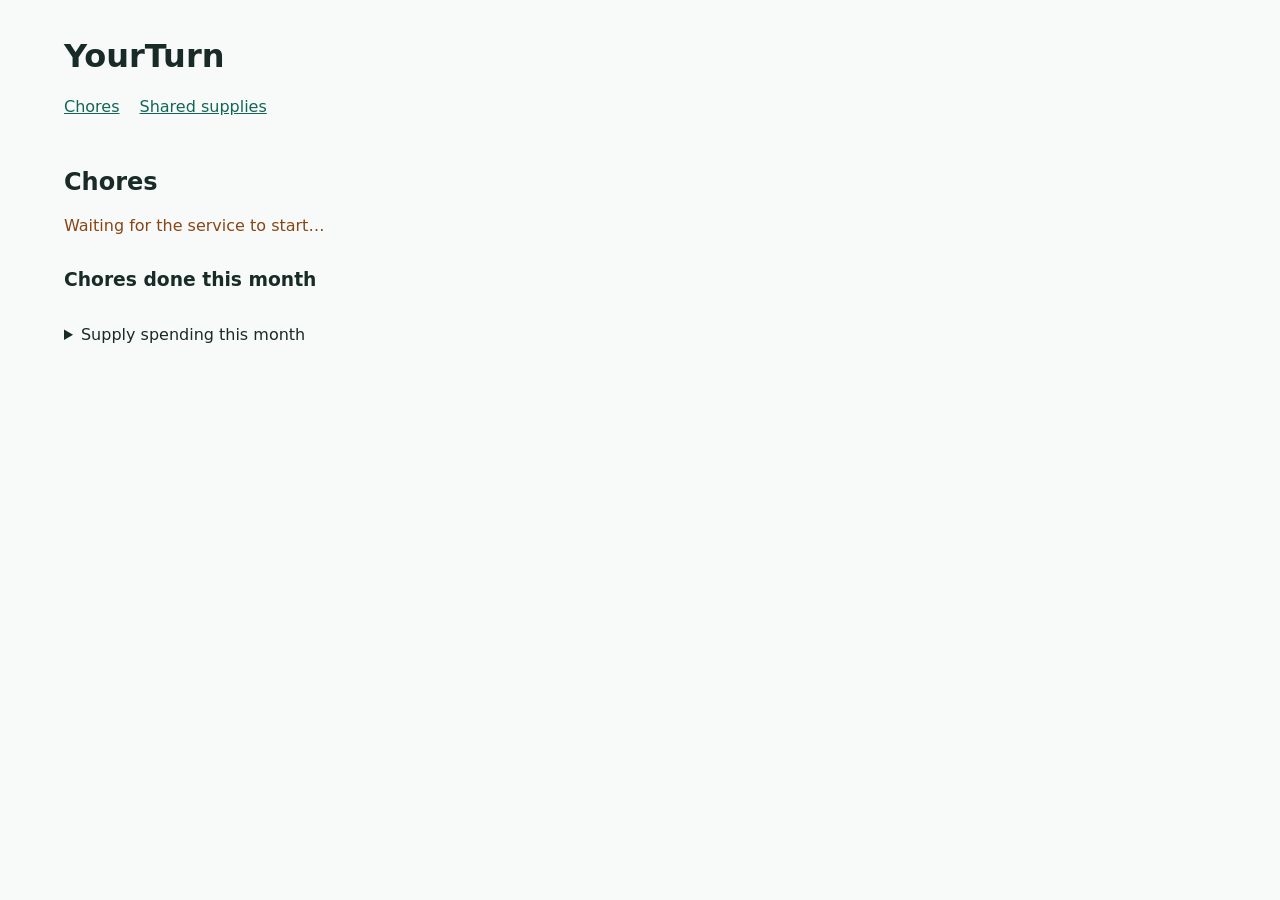
<file: ui/index.html>
<!doctype html>
<html lang="en">
<head>
  <meta charset="utf-8">
  <meta name="viewport" content="width=device-width, initial-scale=1">
  <title>YourTurn</title>
  <link rel="stylesheet" href="style.css">
  <script src="config.js" defer></script>
  <script src="api.js" defer></script>
  <script src="app.js" defer></script>
</head>
<body>
  <header>
    <h1>YourTurn</h1>
    <nav aria-label="Household">
      <a href="#chores">Chores</a>
      <a href="#supplies">Shared supplies</a>
    </nav>
  </header>
  <main>
    <section id="chores">
      <h2>Chores</h2>
      <p class="message" role="status"></p>
      <div class="records"></div>
      <h3>Chores done this month</h3>
      <div class="totals"></div>
      <details><summary>Supply spending this month</summary><div id="household-spending"></div></details>
    </section>
    <section id="supplies" hidden>
      <h2>Shared supplies</h2>
      <p class="message" role="status"></p>
      <div class="records"></div>
      <h3>Spent this month</h3>
      <div class="totals"></div>
    </section>
  </main>
</body>
</html>
</file>
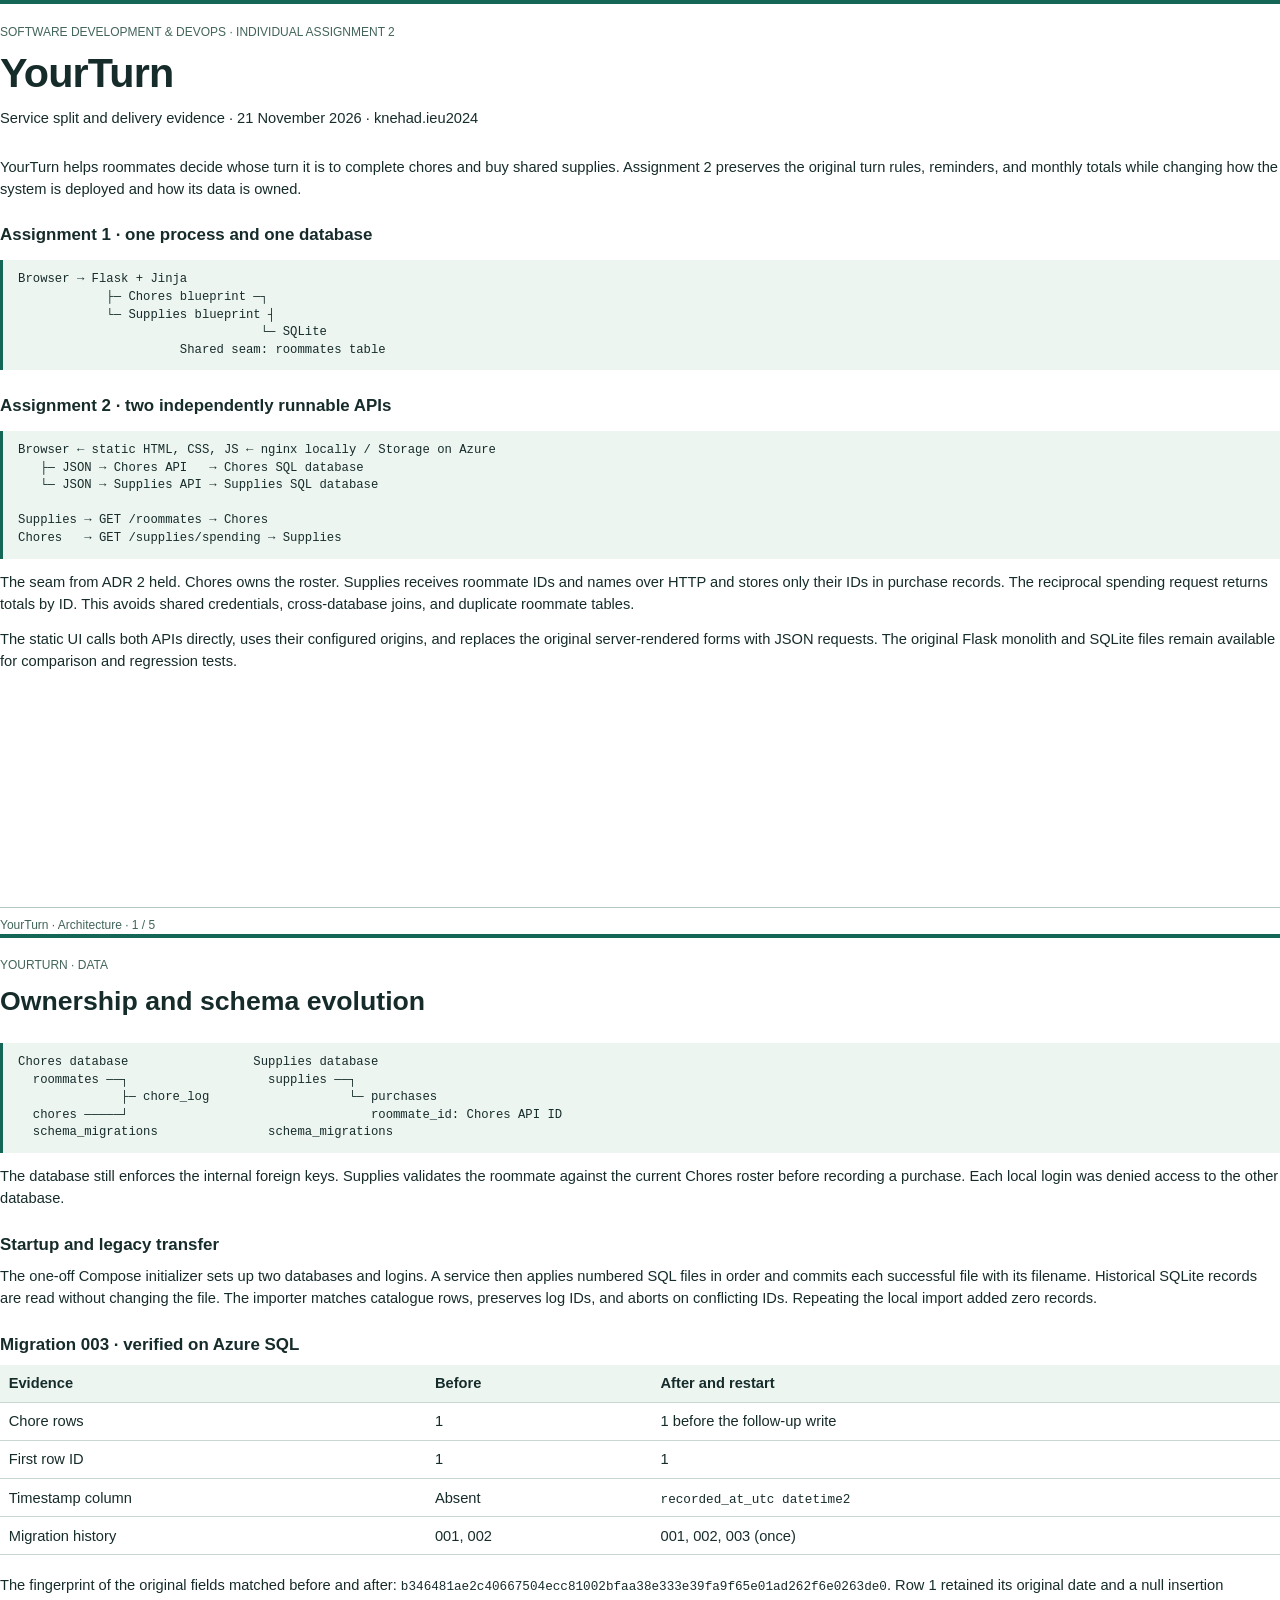
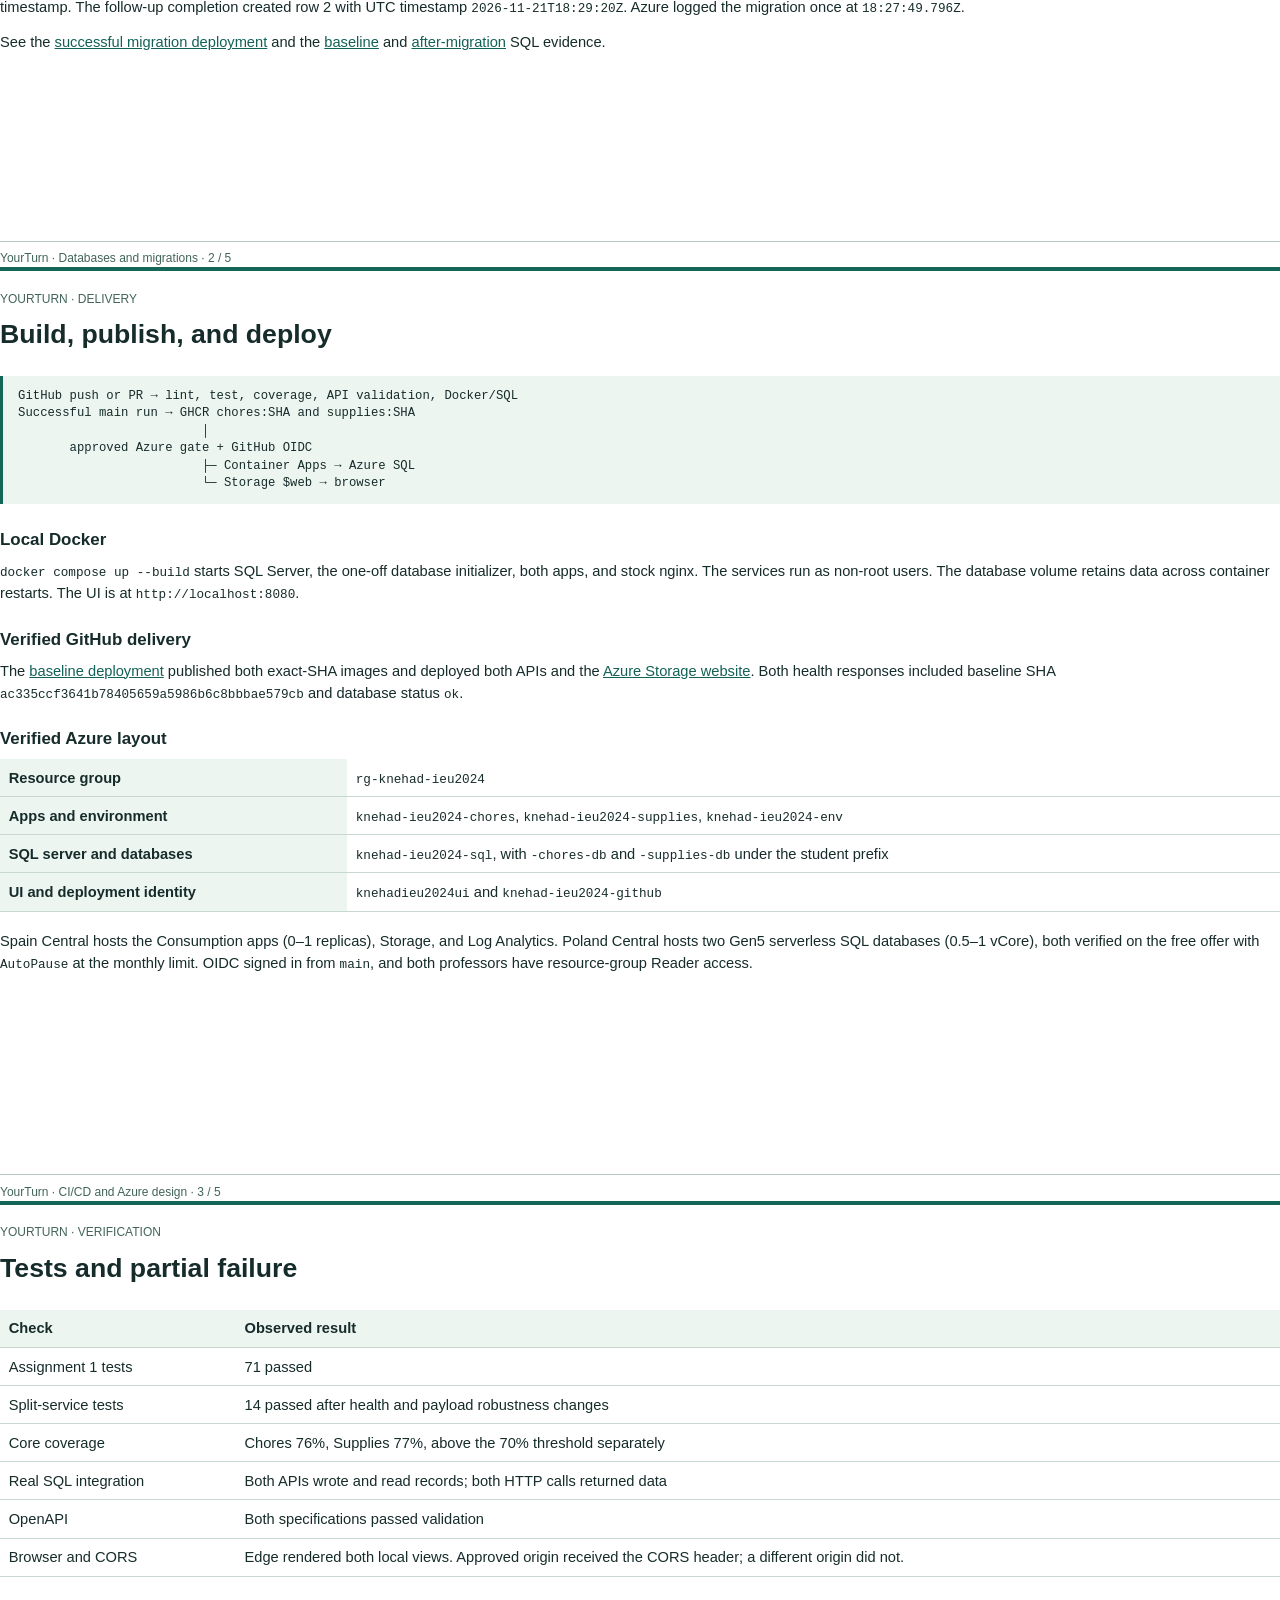
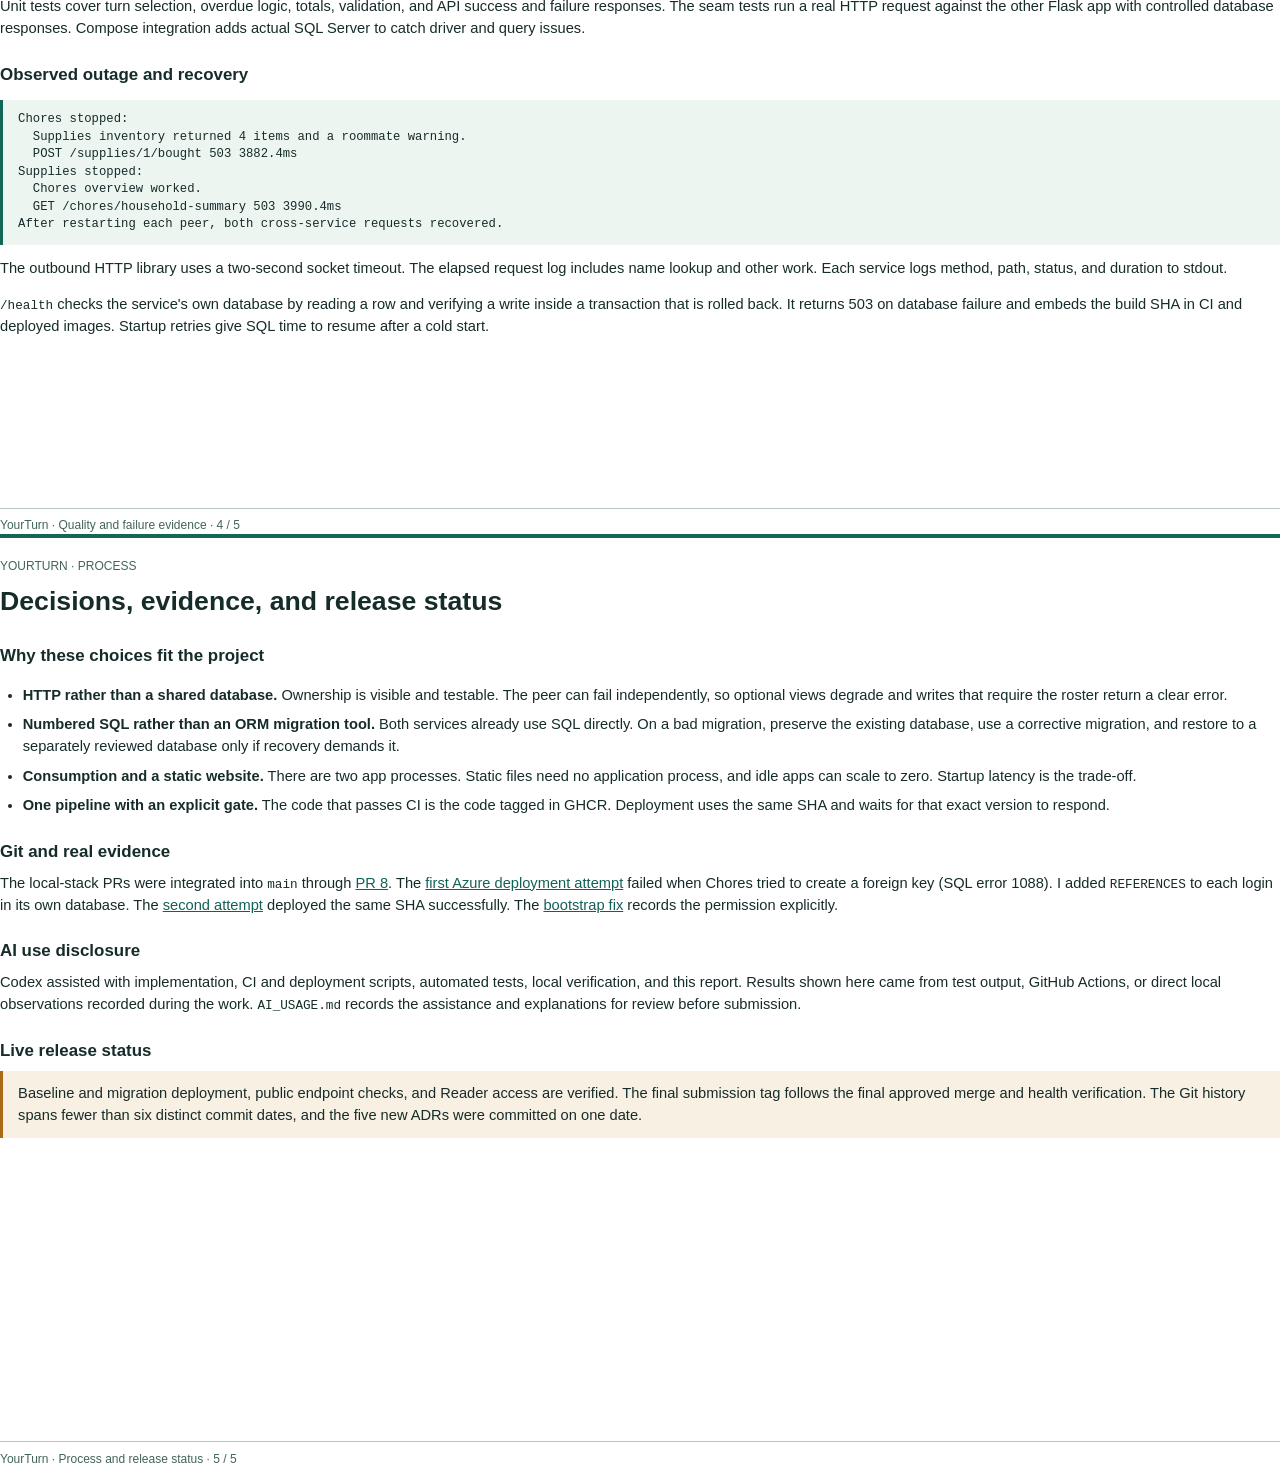
<file: report/assignment-2.html>
<!doctype html>
<html lang="en">
<head>
<meta charset="utf-8">
<title>YourTurn | Individual Assignment 2</title>
<style>
  @page { size: A4; margin: 19mm 20mm; }
  * { box-sizing: border-box; }
  body { color: #162c2a; font: 11pt/1.5 "Segoe UI", Arial, sans-serif; margin: 0; }
  section { break-after: page; min-height: 247mm; position: relative; padding-bottom: 12mm; }
  section:last-child { break-after: auto; }
  header { border-top: 4px solid #146657; padding-top: 5mm; margin-bottom: 7mm; }
  h1 { font-size: 31pt; line-height: 1.06; letter-spacing: -0.6pt; margin: 3mm 0; }
  h2 { font-size: 20pt; line-height: 1.15; margin: 3mm 0; }
  h3 { font-size: 12.7pt; margin: 6mm 0 2mm; }
  p { margin: 0 0 3.5mm; }
  .label, footer { font-size: 9pt; color: #42645b; }
  footer { position: absolute; bottom: 0; width: 100%; border-top: 1px solid #b5c8c1; padding-top: 2mm; }
  pre { white-space: pre-wrap; font: 9.2pt/1.43 Consolas, monospace; padding: 3mm 4mm; background: #edf5f1; border-left: 3px solid #146657; }
  code { font: 9.5pt Consolas, monospace; overflow-wrap: anywhere; }
  table { border-collapse: collapse; width: 100%; margin: 2mm 0 5mm; }
  th, td { text-align: left; vertical-align: top; padding: 2mm 2.3mm; border-bottom: 1px solid #c8d8d1; }
  th { background: #edf5f1; }
  a { color: #126157; }
  .note { background: #f8f0e2; border-left: 3px solid #ab6a16; padding: 3mm 4mm; }
  ul { padding-left: 6mm; }
  li { margin-bottom: 2mm; }
</style>
</head>
<body>
<section>
  <header>
    <div class="label">SOFTWARE DEVELOPMENT &amp; DEVOPS · INDIVIDUAL ASSIGNMENT 2</div>
    <h1>YourTurn</h1>
    <p>Service split and delivery evidence · 21 November 2026 · knehad.ieu2024</p>
  </header>
  <p>YourTurn helps roommates decide whose turn it is to complete chores and buy shared supplies. Assignment 2 preserves the original turn rules, reminders, and monthly totals while changing how the system is deployed and how its data is owned.</p>
  <h3>Assignment 1 · one process and one database</h3>
  <pre>Browser → Flask + Jinja
            ├─ Chores blueprint ─┐
            └─ Supplies blueprint ┤
                                 └─ SQLite
                      Shared seam: roommates table</pre>
  <h3>Assignment 2 · two independently runnable APIs</h3>
  <pre>Browser ← static HTML, CSS, JS ← nginx locally / Storage on Azure
   ├─ JSON → Chores API   → Chores SQL database
   └─ JSON → Supplies API → Supplies SQL database

Supplies → GET /roommates → Chores
Chores   → GET /supplies/spending → Supplies</pre>
  <p>The seam from ADR 2 held. Chores owns the roster. Supplies receives roommate IDs and names over HTTP and stores only their IDs in purchase records. The reciprocal spending request returns totals by ID. This avoids shared credentials, cross-database joins, and duplicate roommate tables.</p>
  <p>The static UI calls both APIs directly, uses their configured origins, and replaces the original server-rendered forms with JSON requests. The original Flask monolith and SQLite files remain available for comparison and regression tests.</p>
  <footer>YourTurn · Architecture · 1 / 5</footer>
</section>
<section>
  <header><div class="label">YOURTURN · DATA</div><h2>Ownership and schema evolution</h2></header>
  <pre>Chores database                 Supplies database
  roommates ──┐                   supplies ──┐
              ├─ chore_log                   └─ purchases
  chores ─────┘                                 roommate_id: Chores API ID
  schema_migrations               schema_migrations</pre>
  <p>The database still enforces the internal foreign keys. Supplies validates the roommate against the current Chores roster before recording a purchase. Each local login was denied access to the other database.</p>
  <h3>Startup and legacy transfer</h3>
  <p>The one-off Compose initializer sets up two databases and logins. A service then applies numbered SQL files in order and commits each successful file with its filename. Historical SQLite records are read without changing the file. The importer matches catalogue rows, preserves log IDs, and aborts on conflicting IDs. Repeating the local import added zero records.</p>
  <h3>Migration 003 · verified on Azure SQL</h3>
  <table>
    <thead><tr><th>Evidence</th><th>Before</th><th>After and restart</th></tr></thead>
    <tbody>
      <tr><td>Chore rows</td><td>1</td><td>1 before the follow-up write</td></tr>
      <tr><td>First row ID</td><td>1</td><td>1</td></tr>
      <tr><td>Timestamp column</td><td>Absent</td><td><code>recorded_at_utc datetime2</code></td></tr>
      <tr><td>Migration history</td><td>001, 002</td><td>001, 002, 003 (once)</td></tr>
    </tbody>
  </table>
  <p>The fingerprint of the original fields matched before and after: <code>b346481ae2c40667504ecc81002bfaa38e333e39fa9f65e01ad262f6e0263de0</code>. Row 1 retained its original date and a null insertion timestamp. The follow-up completion created row 2 with UTC timestamp <code>2026-11-21T18:29:20Z</code>. Azure logged the migration once at <code>18:27:49.796Z</code>.</p>
  <p>See the <a href="https://github.com/digaaaa/yourturn/actions/runs/44935452608">successful migration deployment</a> and the <a href="evidence/azure-baseline.json">baseline</a> and <a href="evidence/azure-after-migration.json">after-migration</a> SQL evidence.</p>
  <footer>YourTurn · Databases and migrations · 2 / 5</footer>
</section>
<section>
  <header><div class="label">YOURTURN · DELIVERY</div><h2>Build, publish, and deploy</h2></header>
  <pre>GitHub push or PR → lint, test, coverage, API validation, Docker/SQL
Successful main run → GHCR chores:SHA and supplies:SHA
                         │
       approved Azure gate + GitHub OIDC
                         ├─ Container Apps → Azure SQL
                         └─ Storage $web → browser</pre>
  <h3>Local Docker</h3>
  <p><code>docker compose up --build</code> starts SQL Server, the one-off database initializer, both apps, and stock nginx. The services run as non-root users. The database volume retains data across container restarts. The UI is at <code>http://localhost:8080</code>.</p>
  <h3>Verified GitHub delivery</h3>
  <p>The <a href="https://github.com/digaaaa/yourturn/actions/runs/44927793847/attempts/2">baseline deployment</a> published both exact-SHA images and deployed both APIs and the <a href="https://knehadieu2024ui.z43.web.core.windows.net/">Azure Storage website</a>. Both health responses included baseline SHA <code>ac335ccf3641b78405659a5986b6c8bbbae579cb</code> and database status <code>ok</code>.</p>
  <h3>Verified Azure layout</h3>
  <table>
    <tbody>
      <tr><th>Resource group</th><td><code>rg-knehad-ieu2024</code></td></tr>
      <tr><th>Apps and environment</th><td><code>knehad-ieu2024-chores</code>, <code>knehad-ieu2024-supplies</code>, <code>knehad-ieu2024-env</code></td></tr>
      <tr><th>SQL server and databases</th><td><code>knehad-ieu2024-sql</code>, with <code>-chores-db</code> and <code>-supplies-db</code> under the student prefix</td></tr>
      <tr><th>UI and deployment identity</th><td><code>knehadieu2024ui</code> and <code>knehad-ieu2024-github</code></td></tr>
    </tbody>
  </table>
  <p>Spain Central hosts the Consumption apps (0–1 replicas), Storage, and Log Analytics. Poland Central hosts two Gen5 serverless SQL databases (0.5–1 vCore), both verified on the free offer with <code>AutoPause</code> at the monthly limit. OIDC signed in from <code>main</code>, and both professors have resource-group Reader access.</p>
  <footer>YourTurn · CI/CD and Azure design · 3 / 5</footer>
</section>
<section>
  <header><div class="label">YOURTURN · VERIFICATION</div><h2>Tests and partial failure</h2></header>
  <table>
    <thead><tr><th>Check</th><th>Observed result</th></tr></thead>
    <tbody>
      <tr><td>Assignment 1 tests</td><td>71 passed</td></tr>
      <tr><td>Split-service tests</td><td>14 passed after health and payload robustness changes</td></tr>
      <tr><td>Core coverage</td><td>Chores 76%, Supplies 77%, above the 70% threshold separately</td></tr>
      <tr><td>Real SQL integration</td><td>Both APIs wrote and read records; both HTTP calls returned data</td></tr>
      <tr><td>OpenAPI</td><td>Both specifications passed validation</td></tr>
      <tr><td>Browser and CORS</td><td>Edge rendered both local views. Approved origin received the CORS header; a different origin did not.</td></tr>
    </tbody>
  </table>
  <p>Unit tests cover turn selection, overdue logic, totals, validation, and API success and failure responses. The seam tests run a real HTTP request against the other Flask app with controlled database responses. Compose integration adds actual SQL Server to catch driver and query issues.</p>
  <h3>Observed outage and recovery</h3>
  <pre>Chores stopped:
  Supplies inventory returned 4 items and a roommate warning.
  POST /supplies/1/bought 503 3882.4ms
Supplies stopped:
  Chores overview worked.
  GET /chores/household-summary 503 3990.4ms
After restarting each peer, both cross-service requests recovered.</pre>
  <p>The outbound HTTP library uses a two-second socket timeout. The elapsed request log includes name lookup and other work. Each service logs method, path, status, and duration to stdout.</p>
  <p><code>/health</code> checks the service's own database by reading a row and verifying a write inside a transaction that is rolled back. It returns 503 on database failure and embeds the build SHA in CI and deployed images. Startup retries give SQL time to resume after a cold start.</p>
  <footer>YourTurn · Quality and failure evidence · 4 / 5</footer>
</section>
<section>
  <header><div class="label">YOURTURN · PROCESS</div><h2>Decisions, evidence, and release status</h2></header>
  <h3>Why these choices fit the project</h3>
  <ul>
    <li><strong>HTTP rather than a shared database.</strong> Ownership is visible and testable. The peer can fail independently, so optional views degrade and writes that require the roster return a clear error.</li>
    <li><strong>Numbered SQL rather than an ORM migration tool.</strong> Both services already use SQL directly. On a bad migration, preserve the existing database, use a corrective migration, and restore to a separately reviewed database only if recovery demands it.</li>
    <li><strong>Consumption and a static website.</strong> There are two app processes. Static files need no application process, and idle apps can scale to zero. Startup latency is the trade-off.</li>
    <li><strong>One pipeline with an explicit gate.</strong> The code that passes CI is the code tagged in GHCR. Deployment uses the same SHA and waits for that exact version to respond.</li>
  </ul>
  <h3>Git and real evidence</h3>
  <p>The local-stack PRs were integrated into <code>main</code> through <a href="https://github.com/digaaaa/yourturn/pull/8">PR 8</a>. The <a href="https://github.com/digaaaa/yourturn/actions/runs/44927793847/attempts/1">first Azure deployment attempt</a> failed when Chores tried to create a foreign key (SQL error 1088). I added <code>REFERENCES</code> to each login in its own database. The <a href="https://github.com/digaaaa/yourturn/actions/runs/44927793847/attempts/2">second attempt</a> deployed the same SHA successfully. The <a href="https://github.com/digaaaa/yourturn/pull/18">bootstrap fix</a> records the permission explicitly.</p>
  <h3>AI use disclosure</h3>
  <p>Codex assisted with implementation, CI and deployment scripts, automated tests, local verification, and this report. Results shown here came from test output, GitHub Actions, or direct local observations recorded during the work. <code>AI_USAGE.md</code> records the assistance and explanations for review before submission.</p>
  <h3>Live release status</h3>
  <p class="note">Baseline and migration deployment, public endpoint checks, and Reader access are verified. The final submission tag follows the final approved merge and health verification. The Git history spans fewer than six distinct commit dates, and the five new ADRs were committed on one date.</p>
  <footer>YourTurn · Process and release status · 5 / 5</footer>
</section>
</body>
</html>
</file>
<file: ui/style.css>
body { background: #f8faf9; color: #182b26; font: 1rem system-ui, sans-serif; margin: 0; }
header, main { margin: auto; max-width: 72rem; padding: 1rem 1.5rem; }
nav { display: flex; gap: 1.25rem; }
a { color: #136655; }
.records, .totals { overflow-x: auto; }
table { border-collapse: collapse; min-width: 100%; background: white; }
td, th { padding: .65rem; border-bottom: 1px solid #dce6e1; text-align: left; }
form { display: flex; flex-wrap: wrap; gap: .4rem; }
input { width: 5rem; }
button, input, select { font: inherit; }
.message { color: #874715; }
details { margin: 1rem 0; }
</file>
